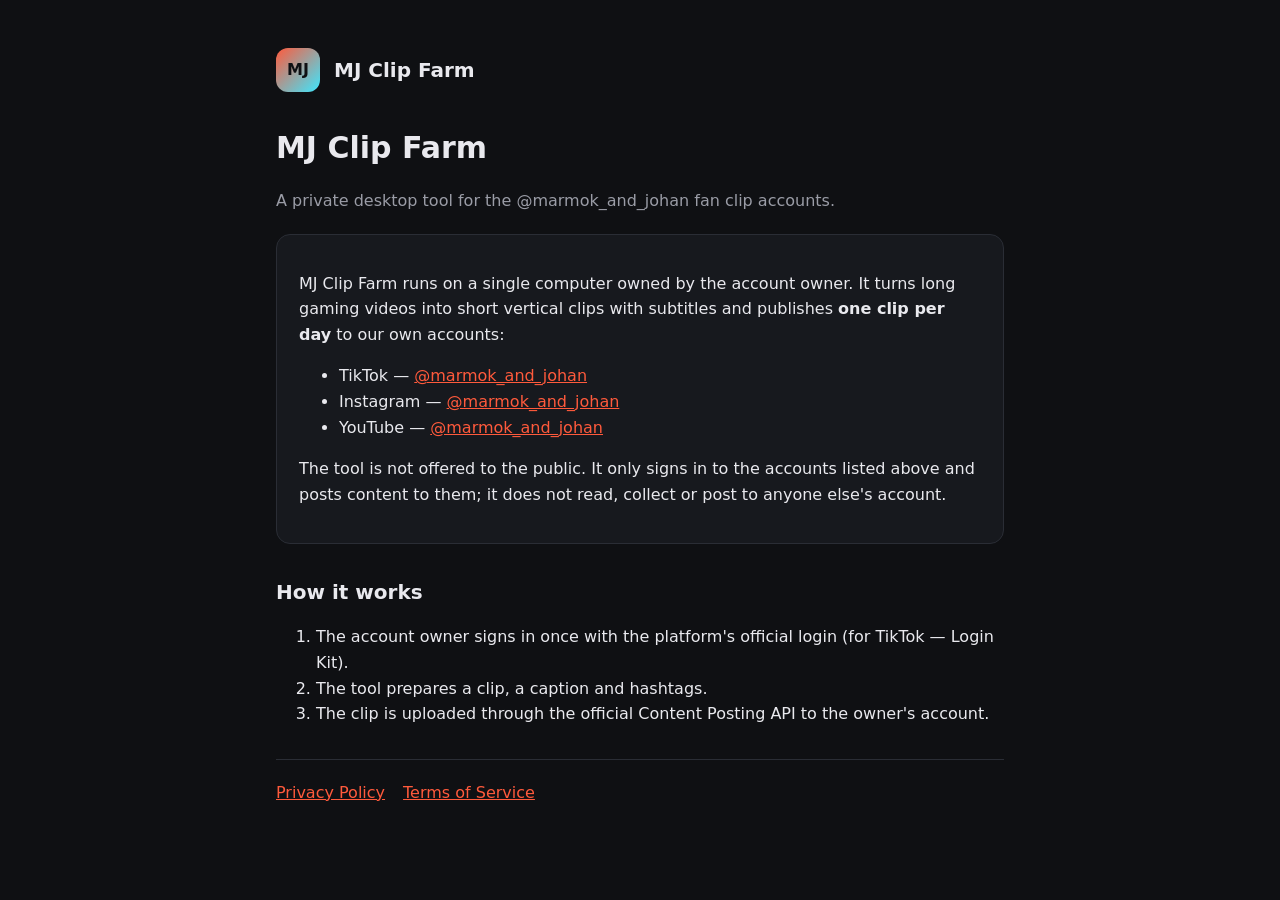
<file: index.html>
<!doctype html>
<html lang="en">
<head>
  <meta charset="utf-8">
  <meta name="viewport" content="width=device-width, initial-scale=1">
  <title>MJ Clip Farm</title>
  <meta name="description" content="Desktop tool that publishes short gaming clips to our own social accounts on a daily schedule.">
  <link rel="stylesheet" href="style.css">
</head>
<body>
<main>
  <header><div class="logo">MJ</div><a href="./">MJ Clip Farm</a></header>

  <h1>MJ Clip Farm</h1>
  <p class="muted">A private desktop tool for the @marmok_and_johan fan clip accounts.</p>

  <div class="card">
    <p>MJ Clip Farm runs on a single computer owned by the account owner. It turns long gaming videos
    into short vertical clips with subtitles and publishes <strong>one clip per day</strong> to our own accounts:</p>
    <ul>
      <li>TikTok — <a href="https://www.tiktok.com/@marmok_and_johan">@marmok_and_johan</a></li>
      <li>Instagram — <a href="https://www.instagram.com/marmok_and_johan/">@marmok_and_johan</a></li>
      <li>YouTube — <a href="https://www.youtube.com/@marmok_and_johan">@marmok_and_johan</a></li>
    </ul>
    <p>The tool is not offered to the public. It only signs in to the accounts listed above and posts
    content to them; it does not read, collect or post to anyone else's account.</p>
  </div>

  <h2>How it works</h2>
  <ol>
    <li>The account owner signs in once with the platform's official login (for TikTok — Login Kit).</li>
    <li>The tool prepares a clip, a caption and hashtags.</li>
    <li>The clip is uploaded through the official Content Posting API to the owner's account.</li>
  </ol>

  <nav>
    <a href="privacy.html">Privacy Policy</a>
    <a href="terms.html">Terms of Service</a>
  </nav>
</main>
</body>
</html>
</file>
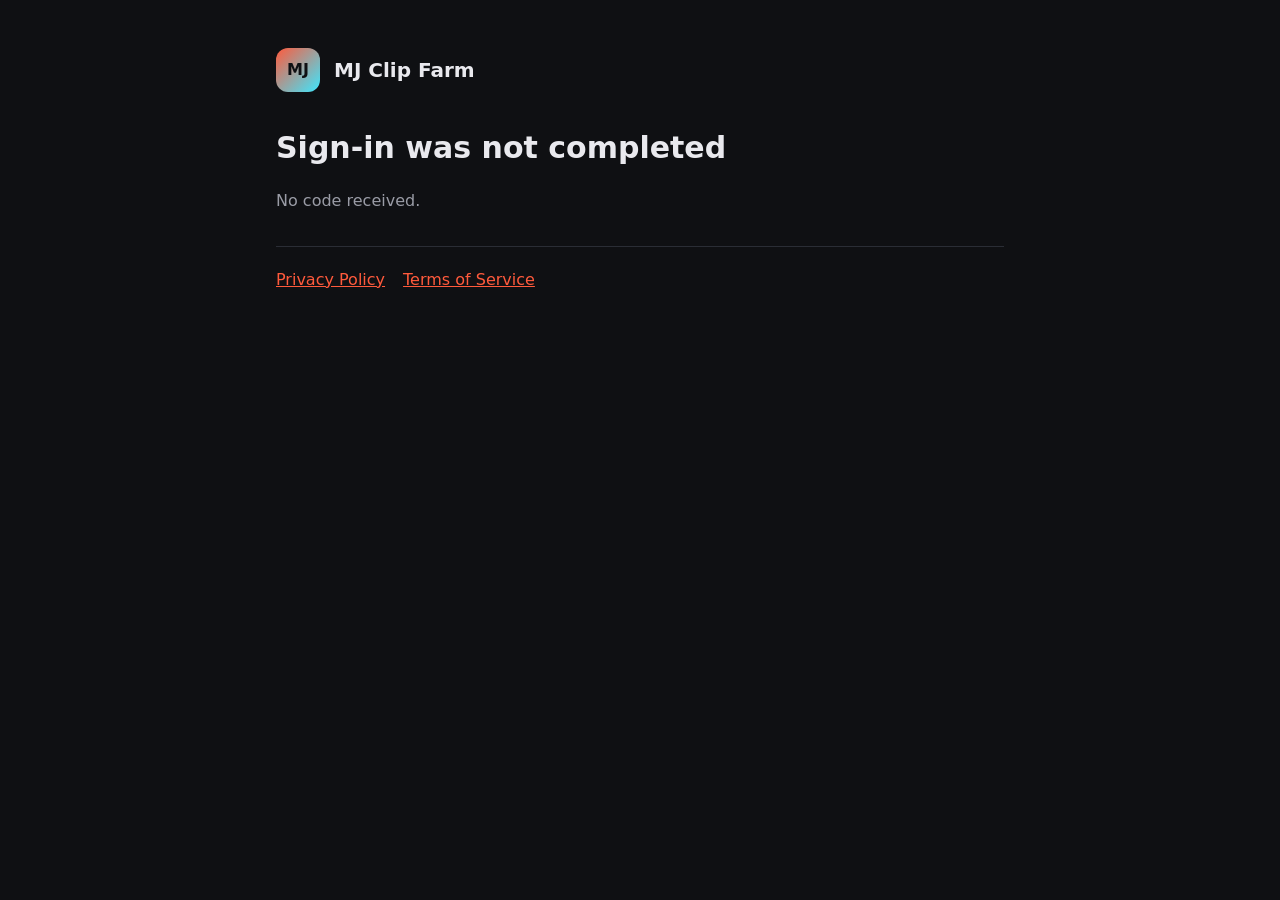
<file: callback.html>
<!doctype html>
<html lang="en">
<head>
  <meta charset="utf-8">
  <meta name="viewport" content="width=device-width, initial-scale=1">
  <meta name="robots" content="noindex">
  <title>Sign-in complete — MJ Clip Farm</title>
  <link rel="stylesheet" href="style.css">
</head>
<body>
<main>
  <header><div class="logo">MJ</div><a href="./">MJ Clip Farm</a></header>

  <h1 id="title">Sign-in complete</h1>
  <p id="hint" class="muted">Copy the code below and paste it into MJ Clip Farm on your computer.</p>
  <div id="code" class="code"></div>
  <button id="copy" type="button">Copy code</button>
  <p id="error" class="muted"></p>

  <nav>
    <a href="privacy.html">Privacy Policy</a>
    <a href="terms.html">Terms of Service</a>
  </nav>
</main>
<script>
  // Код авторизации остаётся только в этой вкладке: страница ничего никуда не отправляет.
  const q = new URLSearchParams(location.search);
  const code = q.get("code");
  const err = q.get("error") || q.get("error_description");
  const box = document.getElementById("code");
  if (code) {
    box.textContent = code;
  } else {
    document.getElementById("title").textContent = "Sign-in was not completed";
    document.getElementById("hint").textContent = "";
    box.style.display = "none";
    document.getElementById("copy").style.display = "none";
    document.getElementById("error").textContent = err ? "Error: " + err : "No code received.";
  }
  document.getElementById("copy").addEventListener("click", async () => {
    try { await navigator.clipboard.writeText(code); document.getElementById("copy").textContent = "Copied"; }
    catch (e) { document.getElementById("copy").textContent = "Select and copy manually"; }
  });
</script>
</body>
</html>
</file>
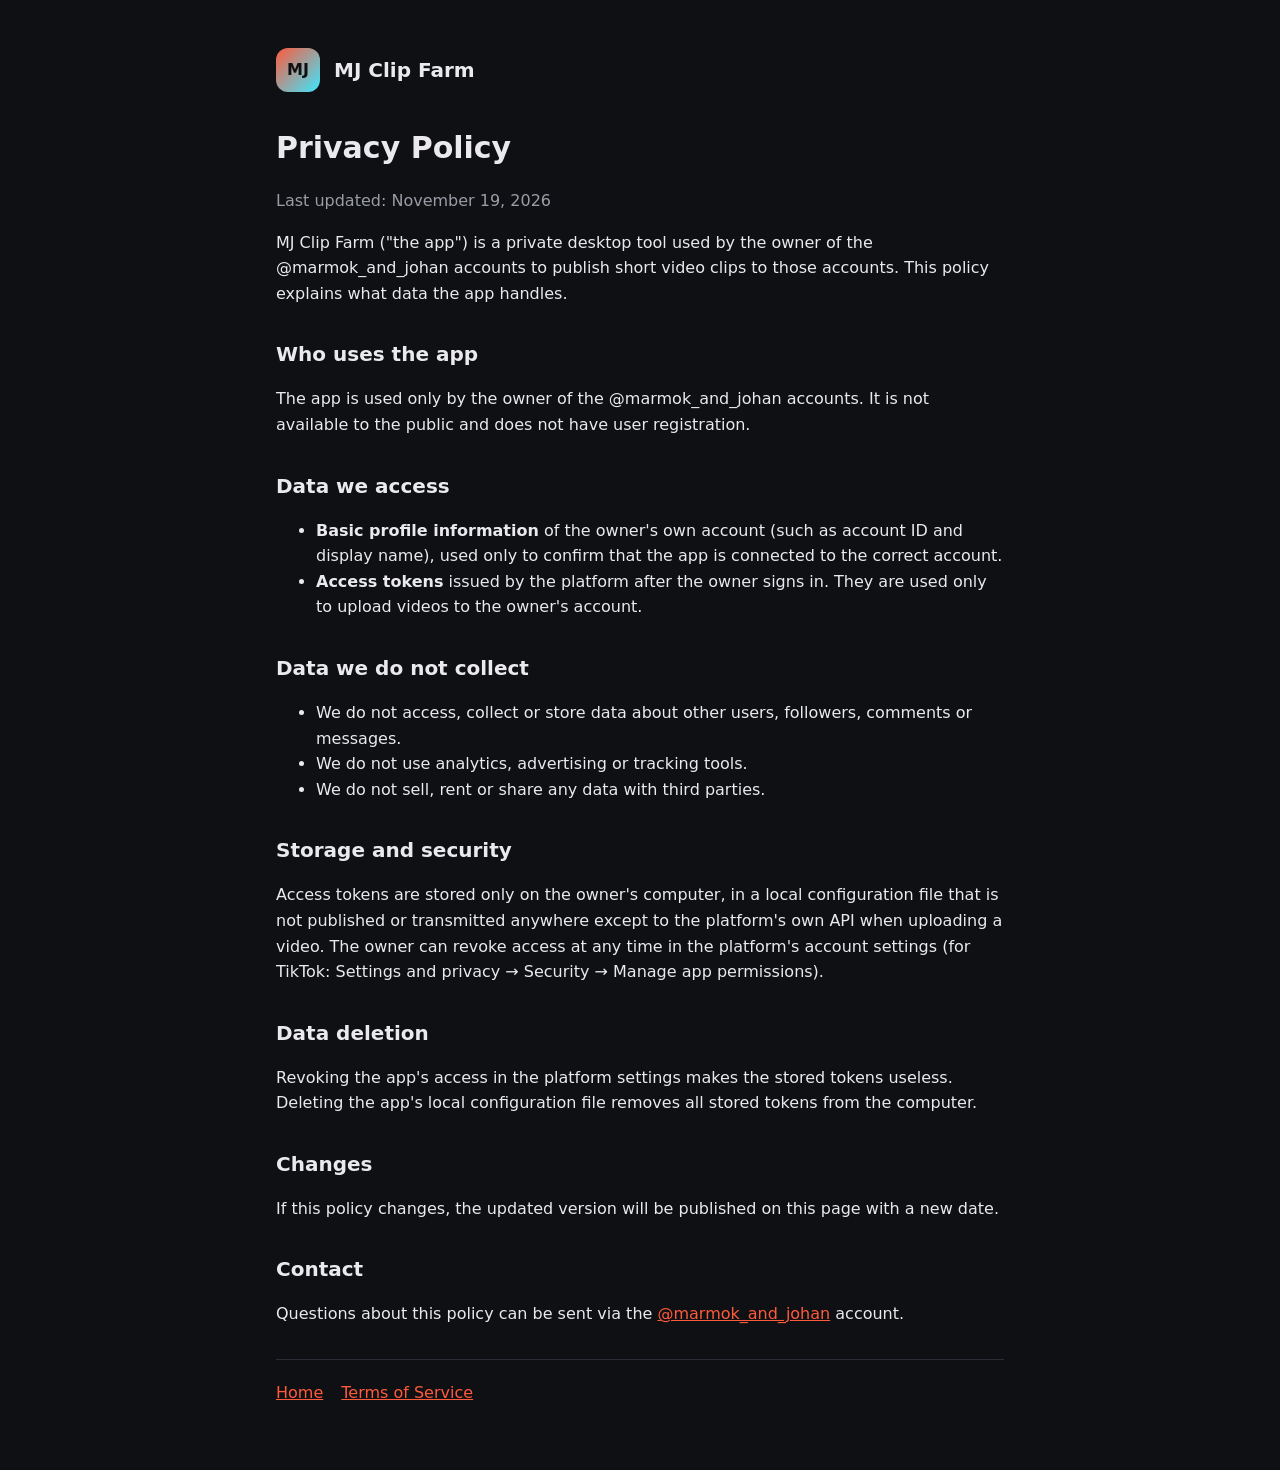
<file: privacy.html>
<!doctype html>
<html lang="en">
<head>
  <meta charset="utf-8">
  <meta name="viewport" content="width=device-width, initial-scale=1">
  <title>Privacy Policy — MJ Clip Farm</title>
  <link rel="stylesheet" href="style.css">
</head>
<body>
<main>
  <header><div class="logo">MJ</div><a href="./">MJ Clip Farm</a></header>

  <h1>Privacy Policy</h1>
  <p class="muted">Last updated: November 19, 2026</p>

  <p>MJ Clip Farm ("the app") is a private desktop tool used by the owner of the @marmok_and_johan
  accounts to publish short video clips to those accounts. This policy explains what data the app
  handles.</p>

  <h2>Who uses the app</h2>
  <p>The app is used only by the owner of the @marmok_and_johan accounts. It is not available to the
  public and does not have user registration.</p>

  <h2>Data we access</h2>
  <ul>
    <li><strong>Basic profile information</strong> of the owner's own account (such as account ID and
    display name), used only to confirm that the app is connected to the correct account.</li>
    <li><strong>Access tokens</strong> issued by the platform after the owner signs in. They are used only
    to upload videos to the owner's account.</li>
  </ul>

  <h2>Data we do not collect</h2>
  <ul>
    <li>We do not access, collect or store data about other users, followers, comments or messages.</li>
    <li>We do not use analytics, advertising or tracking tools.</li>
    <li>We do not sell, rent or share any data with third parties.</li>
  </ul>

  <h2>Storage and security</h2>
  <p>Access tokens are stored only on the owner's computer, in a local configuration file that is not
  published or transmitted anywhere except to the platform's own API when uploading a video. The owner
  can revoke access at any time in the platform's account settings (for TikTok: Settings and privacy →
  Security → Manage app permissions).</p>

  <h2>Data deletion</h2>
  <p>Revoking the app's access in the platform settings makes the stored tokens useless. Deleting the
  app's local configuration file removes all stored tokens from the computer.</p>

  <h2>Changes</h2>
  <p>If this policy changes, the updated version will be published on this page with a new date.</p>

  <h2>Contact</h2>
  <p>Questions about this policy can be sent via the
  <a href="https://www.instagram.com/marmok_and_johan/">@marmok_and_johan</a> account.</p>

  <nav>
    <a href="./">Home</a>
    <a href="terms.html">Terms of Service</a>
  </nav>
</main>
</body>
</html>
</file>
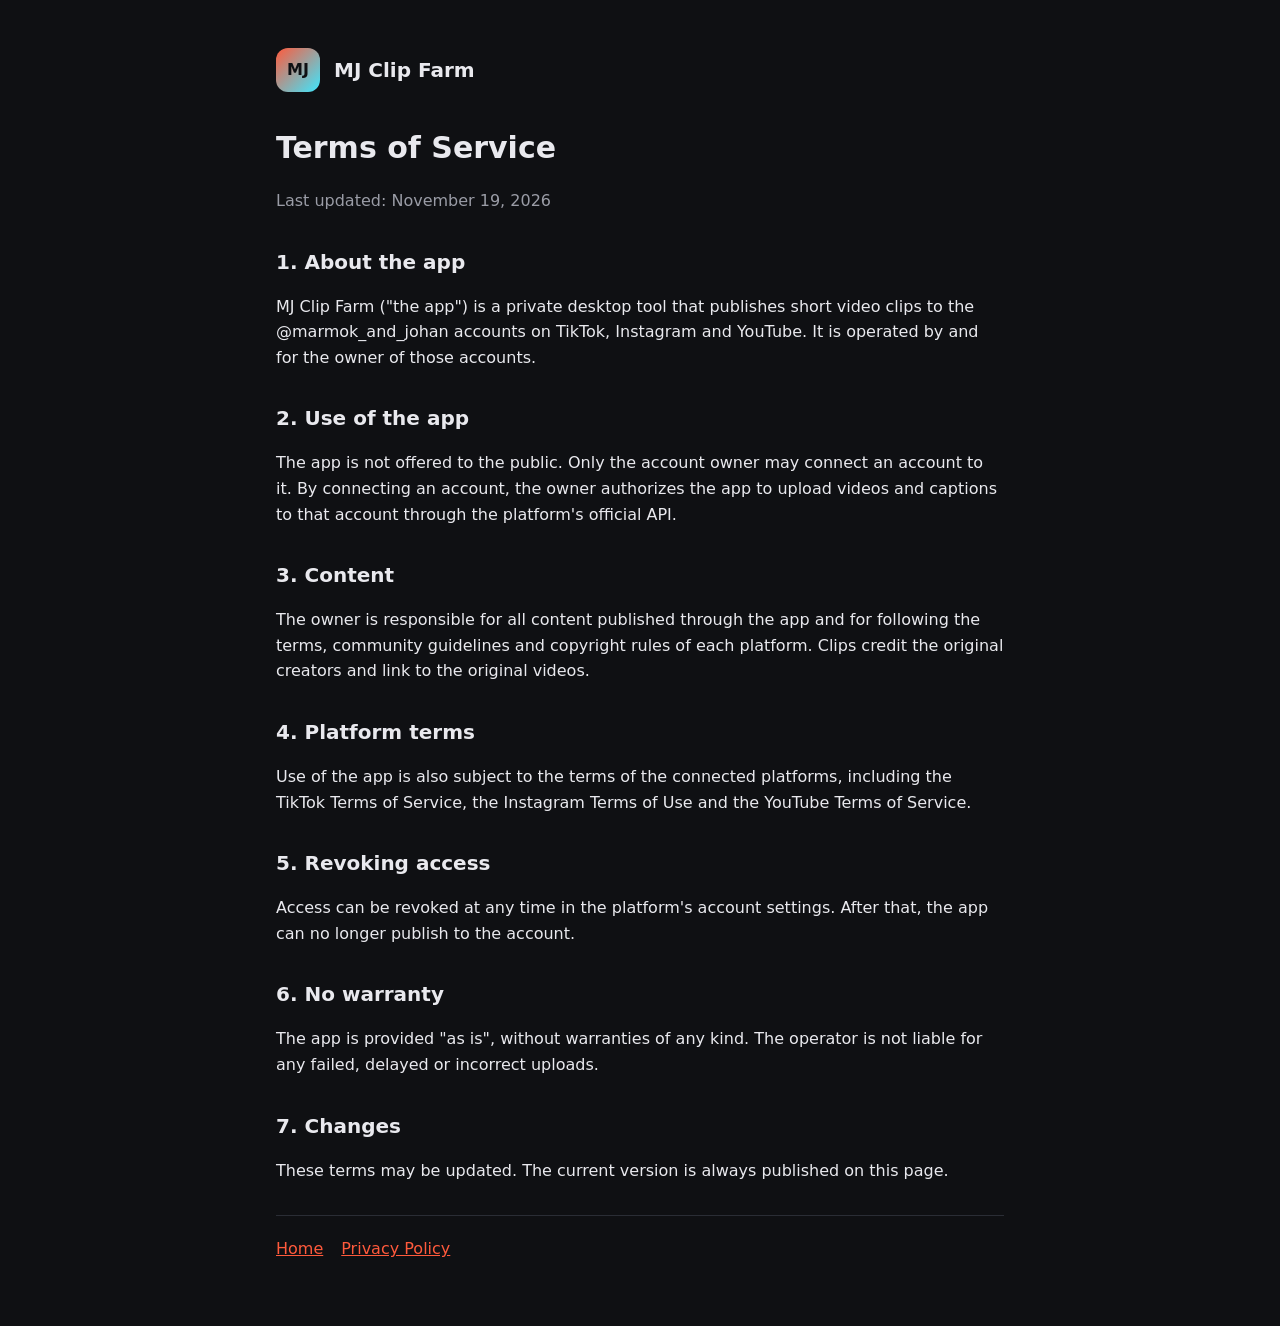
<file: terms.html>
<!doctype html>
<html lang="en">
<head>
  <meta charset="utf-8">
  <meta name="viewport" content="width=device-width, initial-scale=1">
  <title>Terms of Service — MJ Clip Farm</title>
  <link rel="stylesheet" href="style.css">
</head>
<body>
<main>
  <header><div class="logo">MJ</div><a href="./">MJ Clip Farm</a></header>

  <h1>Terms of Service</h1>
  <p class="muted">Last updated: November 19, 2026</p>

  <h2>1. About the app</h2>
  <p>MJ Clip Farm ("the app") is a private desktop tool that publishes short video clips to the
  @marmok_and_johan accounts on TikTok, Instagram and YouTube. It is operated by and for the owner of
  those accounts.</p>

  <h2>2. Use of the app</h2>
  <p>The app is not offered to the public. Only the account owner may connect an account to it. By
  connecting an account, the owner authorizes the app to upload videos and captions to that account
  through the platform's official API.</p>

  <h2>3. Content</h2>
  <p>The owner is responsible for all content published through the app and for following the terms,
  community guidelines and copyright rules of each platform. Clips credit the original creators and
  link to the original videos.</p>

  <h2>4. Platform terms</h2>
  <p>Use of the app is also subject to the terms of the connected platforms, including the TikTok Terms
  of Service, the Instagram Terms of Use and the YouTube Terms of Service.</p>

  <h2>5. Revoking access</h2>
  <p>Access can be revoked at any time in the platform's account settings. After that, the app can no
  longer publish to the account.</p>

  <h2>6. No warranty</h2>
  <p>The app is provided "as is", without warranties of any kind. The operator is not liable for any
  failed, delayed or incorrect uploads.</p>

  <h2>7. Changes</h2>
  <p>These terms may be updated. The current version is always published on this page.</p>

  <nav>
    <a href="./">Home</a>
    <a href="privacy.html">Privacy Policy</a>
  </nav>
</main>
</body>
</html>
</file>
<file: style.css>
:root {
  --bg: #0f1013;
  --card: #17191e;
  --text: #e9e9ee;
  --muted: #9a9ca6;
  --accent: #ff5a3c;
  --line: #2a2d35;
}
* { box-sizing: border-box; }
body {
  margin: 0;
  background: var(--bg);
  color: var(--text);
  font: 16px/1.6 system-ui, -apple-system, "Segoe UI", Roboto, sans-serif;
}
main { max-width: 760px; margin: 0 auto; padding: 48px 16px 64px; }
header { display: flex; align-items: center; gap: 14px; margin-bottom: 32px; }
header .logo {
  width: 44px; height: 44px; border-radius: 12px;
  background: linear-gradient(135deg, #ff5a3c, #3de7ff);
  display: grid; place-items: center; font-weight: 800; color: #0f1013;
}
header a { color: var(--text); text-decoration: none; font-weight: 700; font-size: 20px; }
h1 { font-size: 30px; margin: 0 0 8px; }
h2 { font-size: 20px; margin: 32px 0 8px; }
p, li { color: var(--text); }
.muted { color: var(--muted); }
a { color: var(--accent); }
.card { background: var(--card); border: 1px solid var(--line); border-radius: 14px; padding: 20px 22px; margin: 20px 0; }
nav { display: flex; gap: 18px; flex-wrap: wrap; margin-top: 32px; padding-top: 20px; border-top: 1px solid var(--line); }
code, .code {
  font-family: Consolas, "SFMono-Regular", monospace;
  background: #0b0c0f; border: 1px solid var(--line); border-radius: 8px;
  padding: 2px 6px; word-break: break-all;
}
.code { display: block; padding: 12px 14px; margin: 12px 0; }
button {
  background: var(--accent); color: #fff; border: 0; border-radius: 10px;
  padding: 10px 16px; font-weight: 700; cursor: pointer;
}
</file>
